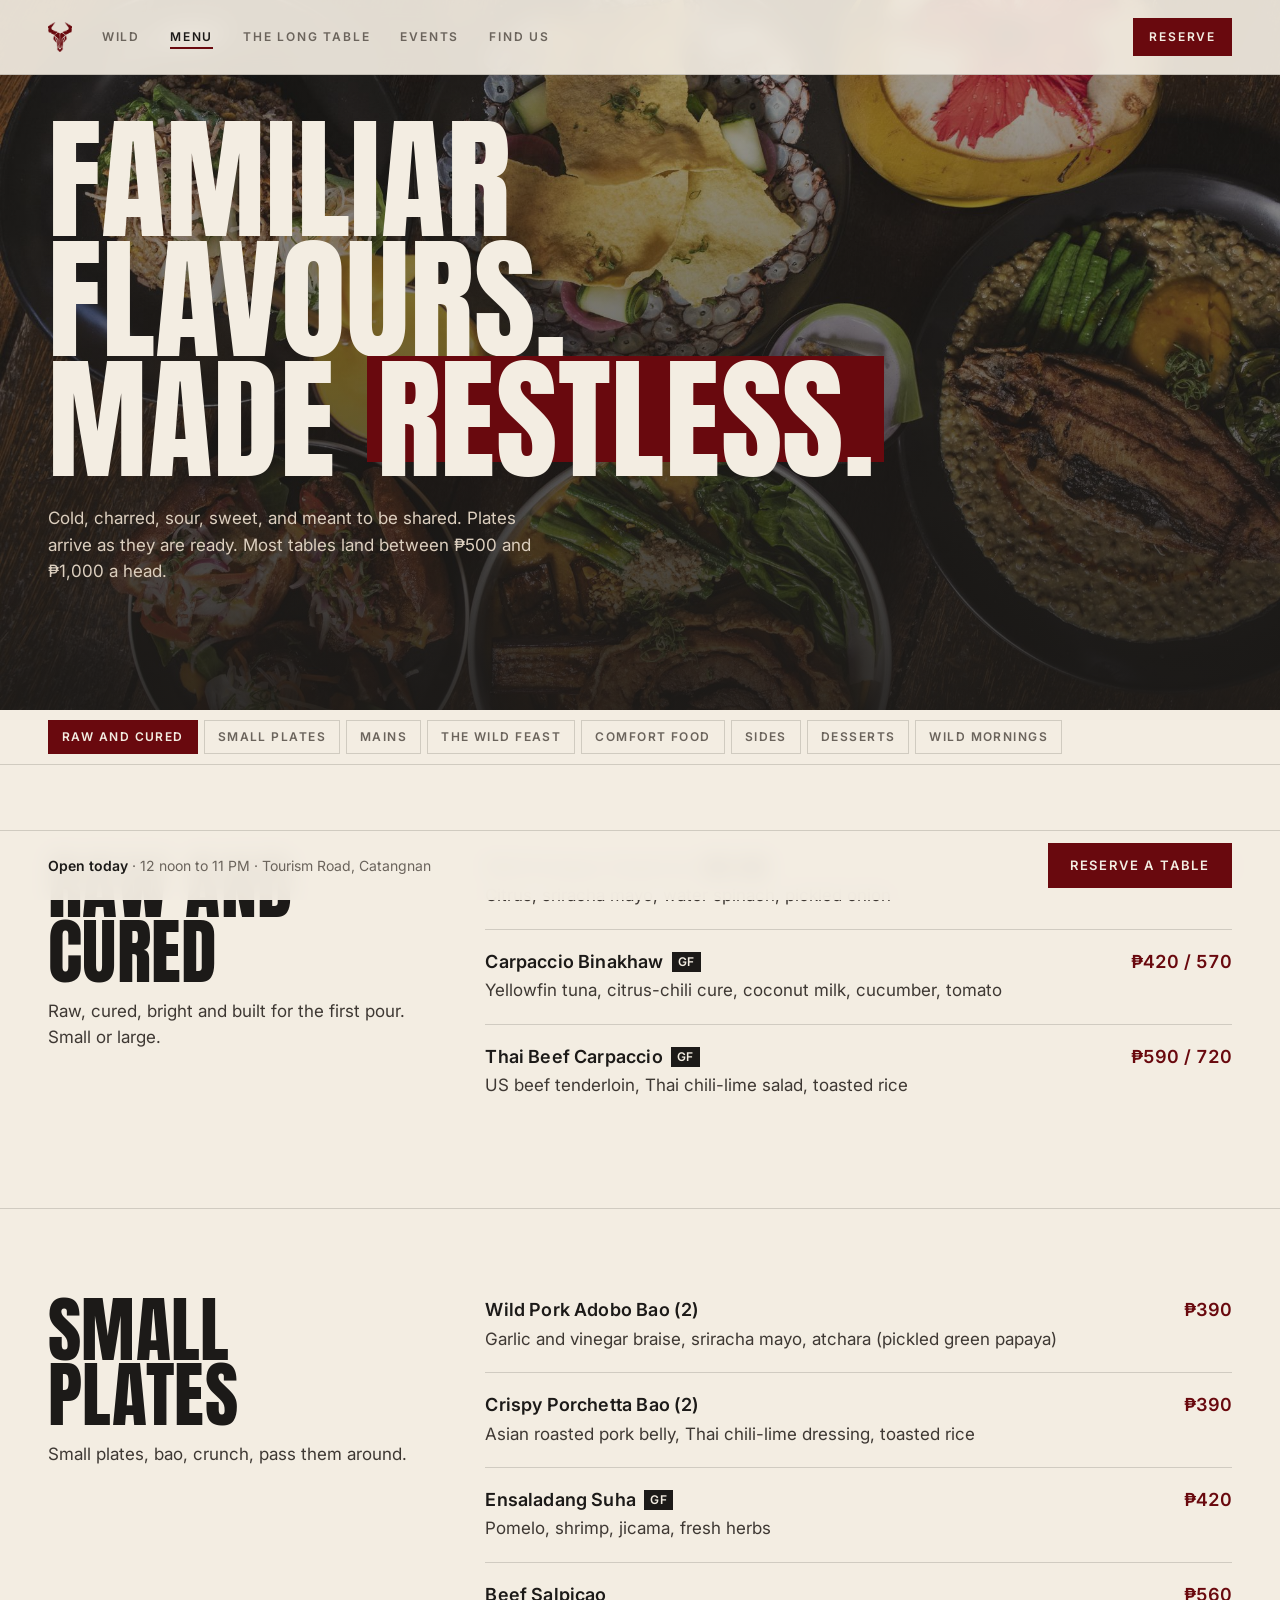
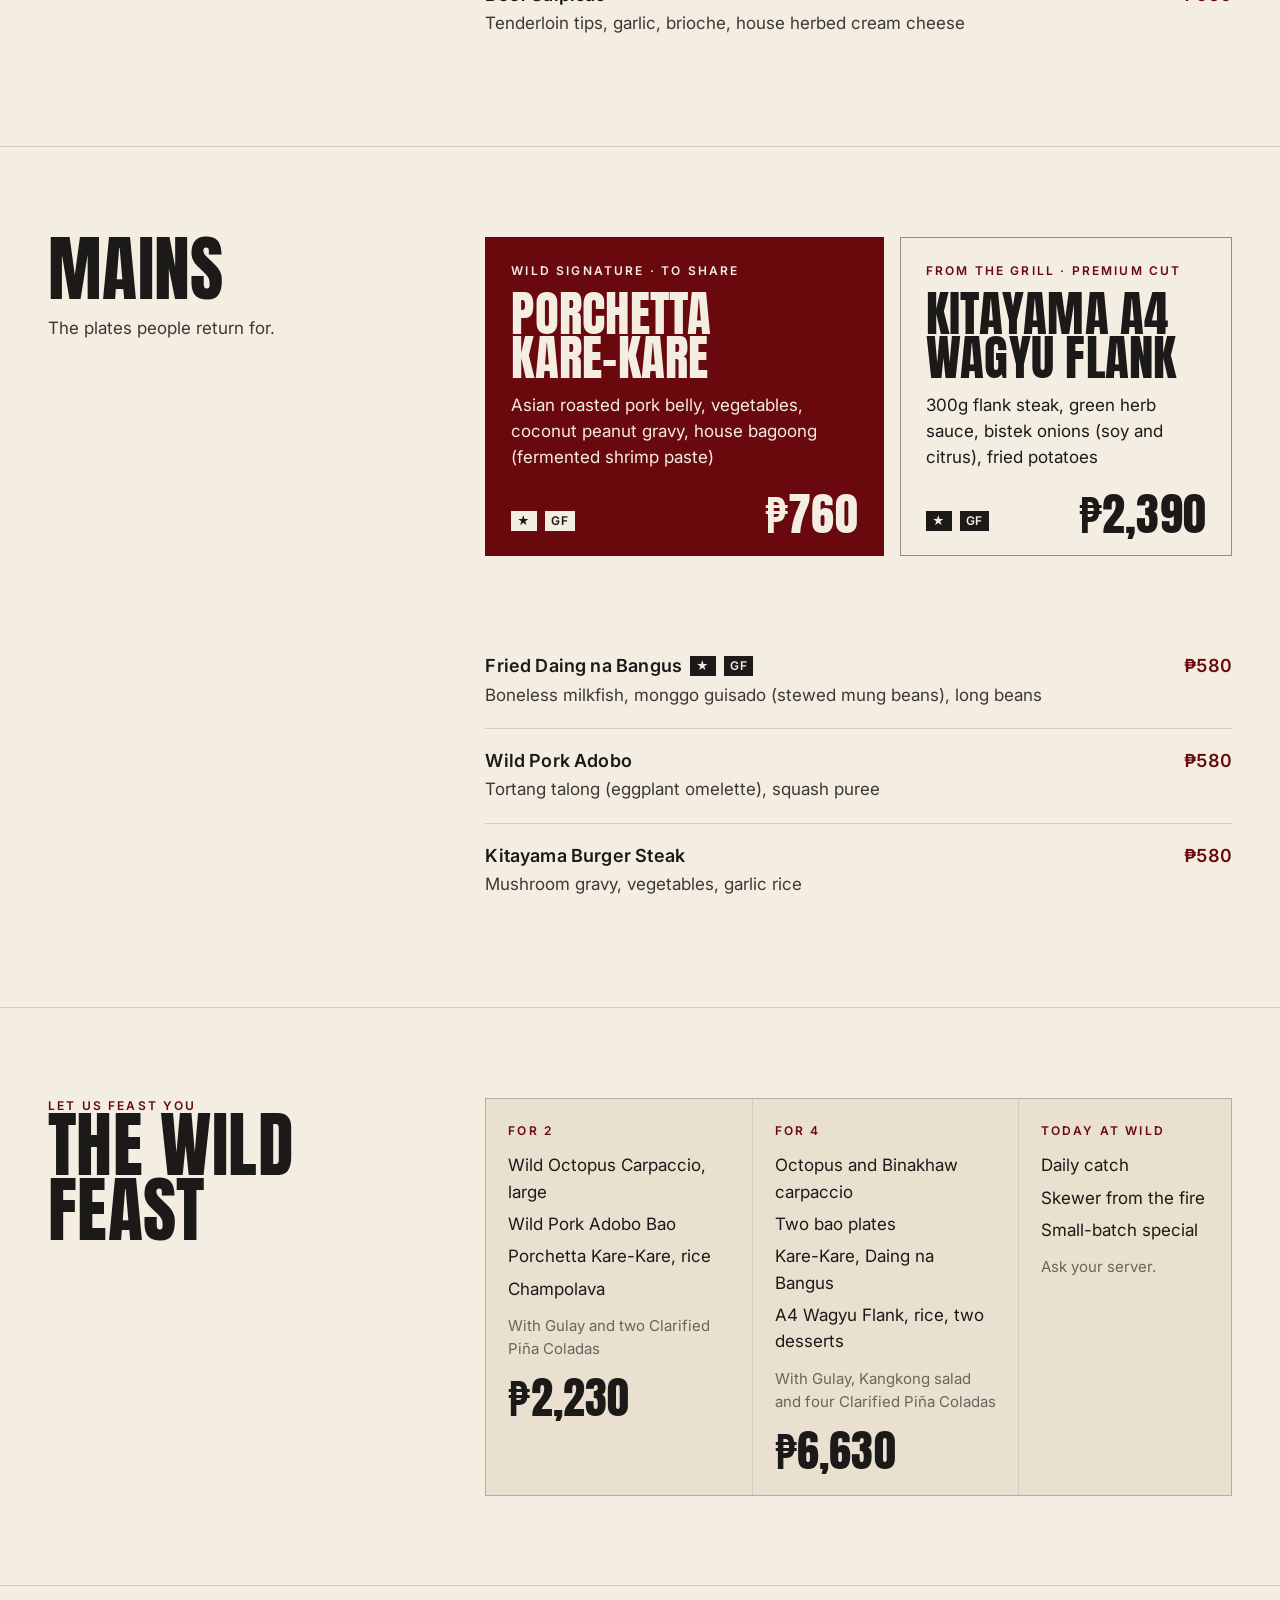
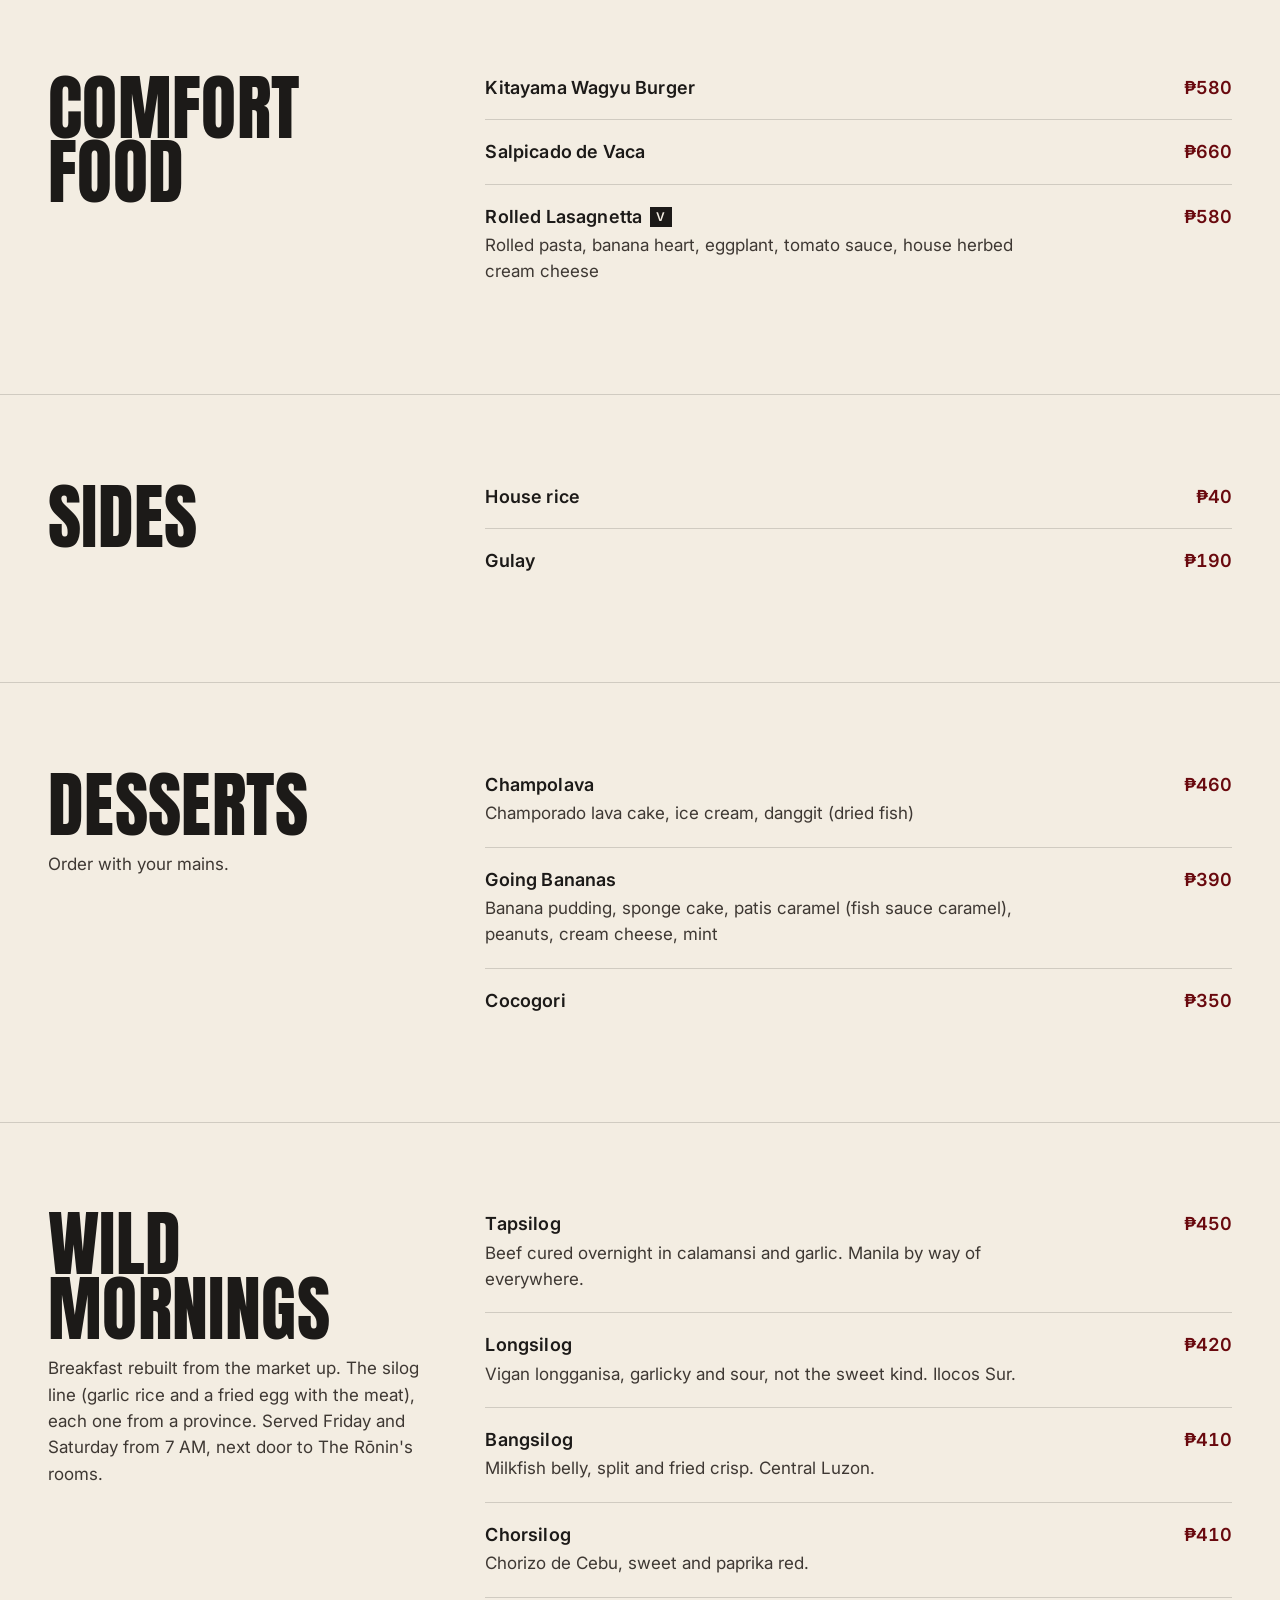
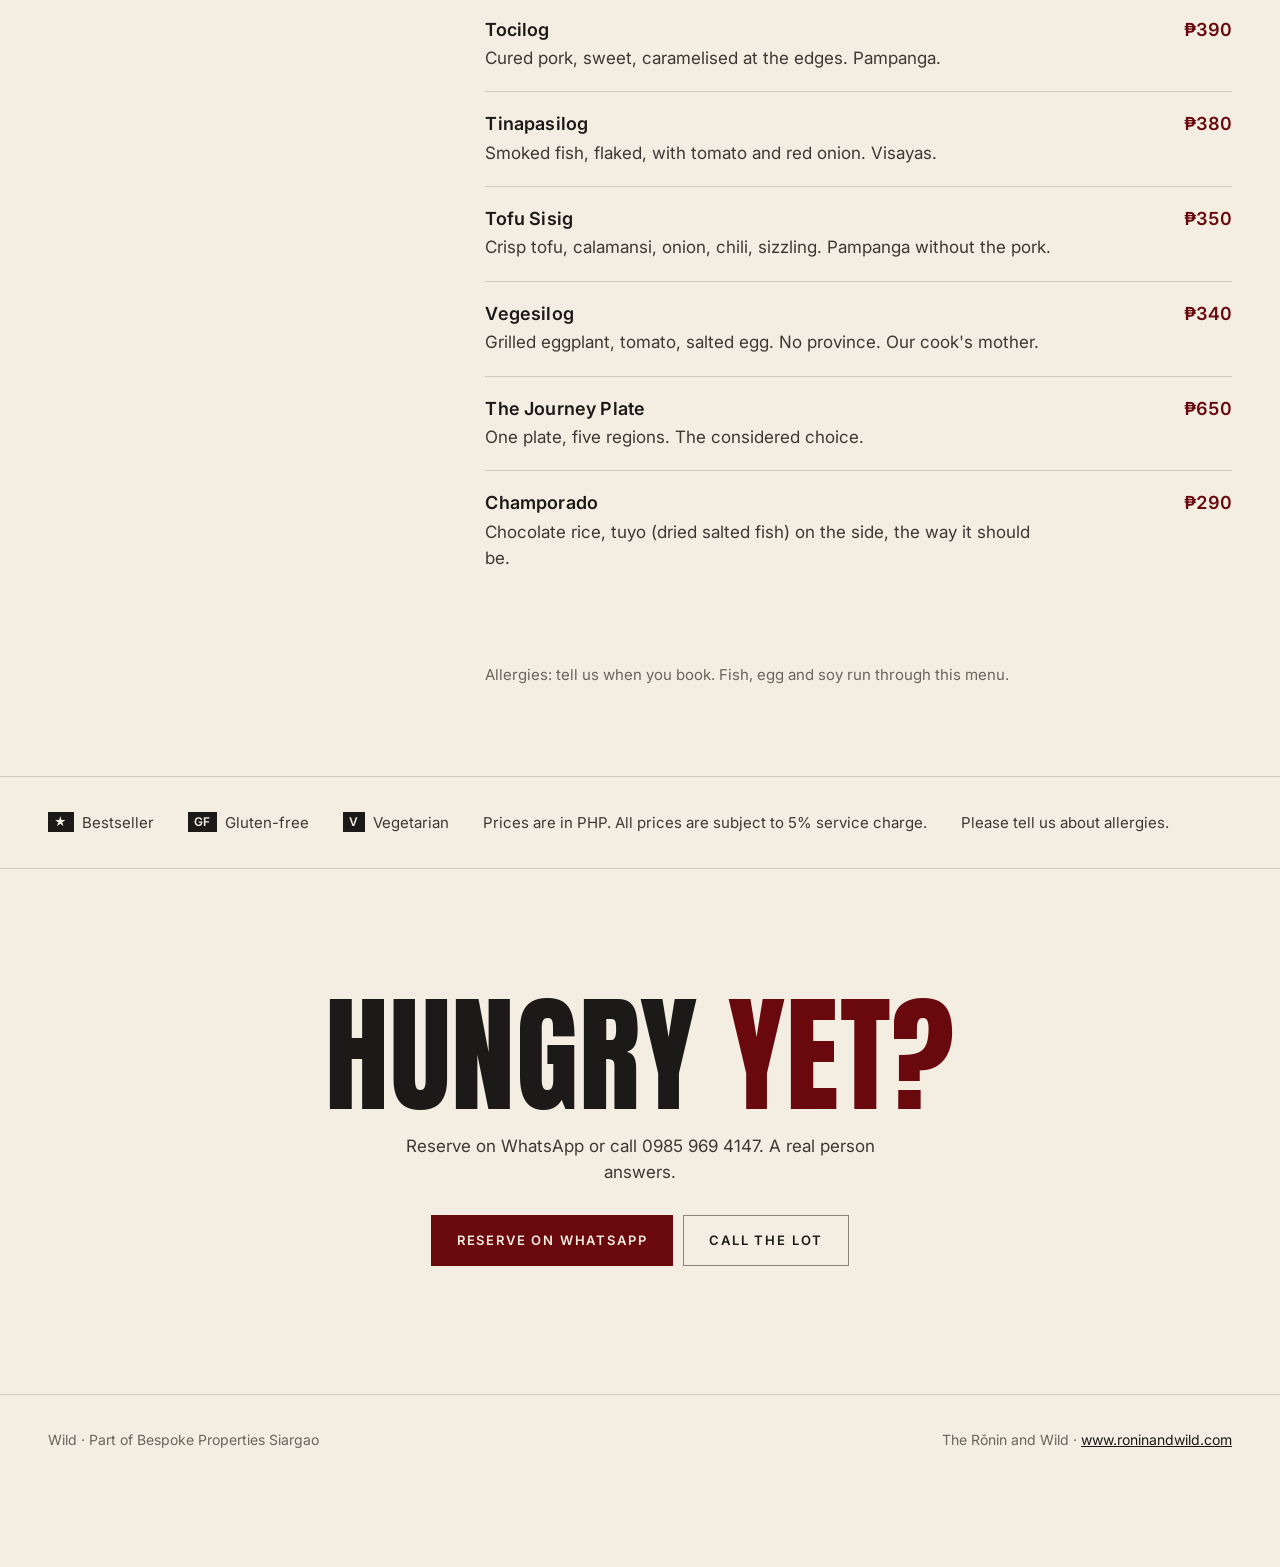
<file: menu.html>
<!doctype html>
<html lang="en">
<head><meta name="robots" content="noindex">
<meta charset="utf-8">
<meta name="viewport" content="width=device-width,initial-scale=1">
<title>Menu · Wild Siargao</title>
<meta name="description" content="The Wild Siargao dinner menu: raw and cured, small plates, mains, the Wild Feast and Wild Mornings. Prices in PHP.">
<meta name="theme-color" content="#F3EDE2">
<link rel="icon" href="img/wild-skull-oxblood.png" type="image/png">
<link rel="preconnect" href="https://fonts.googleapis.com">
<link rel="preconnect" href="https://fonts.gstatic.com" crossorigin>
<link href="https://fonts.googleapis.com/css2?family=Anton&family=Inter:wght@400;500;600&display=swap" rel="stylesheet">
<link rel="stylesheet" href="site.css">
<style>
.hero{min-height:72svh}
html{scroll-padding-top:calc(var(--navh) + 72px)}
.jump{position:sticky;top:var(--navh);z-index:30;display:flex;gap:6px;overflow-x:auto;padding:10px var(--pad);background:rgba(243,237,226,.96);backdrop-filter:blur(10px);border-bottom:1px solid var(--line);scrollbar-width:none}
.jump a{flex:none;font:600 12px/1 Inter;letter-spacing:.12em;text-transform:uppercase;text-decoration:none;color:var(--smoke);padding:11px 14px;box-shadow:inset 0 0 0 1px var(--line)}
.jump a.on{background:var(--a);color:var(--coal);box-shadow:none}
.jump a{transition:color .15s,box-shadow .15s}@media (hover:hover){.jump a:not(.on):hover{color:var(--rice);box-shadow:inset 0 0 0 1px var(--a)}}
.sec{padding:clamp(48px,7vw,96px) var(--pad);border-bottom:1px solid var(--line);display:grid;grid-template-columns:minmax(220px,.8fr) 1.6fr;gap:clamp(20px,5vw,80px);scroll-margin-top:calc(var(--navh) + 56px)}
.sec header{align-self:start;position:sticky;top:calc(var(--navh) + 72px)}
.sec h2{font-size:clamp(44px,5.6vw,92px)}
.sec header .lede{margin-top:14px}
.list{list-style:none;padding:0;grid-column:2}
.it{display:flex;justify-content:space-between;gap:24px;padding:20px 0;border-top:1px solid var(--line)}
.it:first-child{border-top:0;padding-top:0}
.it h3{font:600 18px/1.3 Inter;letter-spacing:.01em}
.it p{color:var(--soft);margin-top:4px;max-width:52ch}
.pr{font:600 18px/1.3 Inter;white-space:nowrap;font-variant-numeric:tabular-nums;color:var(--a)}
.fl{display:inline-block;margin-left:8px;font:600 12px/1 Inter;letter-spacing:.06em;text-decoration:none;color:var(--coal);background:var(--rice);padding:4px 6px;vertical-align:2px}
.stars{grid-column:2;display:grid;grid-template-columns:1.2fr 1fr;gap:16px;margin-bottom:34px}
.star{background:var(--a);color:var(--coal);padding:26px 26px 22px;display:flex;flex-direction:column}
.star .cap{color:var(--coal)}
.star h3{font-size:clamp(34px,3.8vw,60px);margin:14px 0 12px}
.star p{max-width:40ch;margin-bottom:22px}
.star .foot2{margin-top:auto;display:flex;justify-content:space-between;align-items:end}
.star .foot2 b{font-size:clamp(34px,3.6vw,56px)}
.star .fl{margin:0 8px 0 0;background:var(--coal);color:var(--rice)}
.star.o{background:none;color:var(--rice);box-shadow:inset 0 0 0 1px rgba(28,26,24,.45)}
.star.o .cap{color:var(--a)}
.star.o .fl{background:var(--rice);color:var(--coal)}
.sec>.list:nth-child(3){grid-column:2}
.sets{grid-column:2;display:grid;grid-template-columns:1fr 1fr .8fr;gap:1px;background:var(--line);border:1px solid var(--line)}
.sets>div{background:var(--char);padding:24px 22px}
.sets h3{font:600 12px/1.3 Inter;letter-spacing:.18em;text-transform:uppercase;color:var(--a)}
.sets ul{list-style:none;padding:0;margin:14px 0 12px;display:grid;gap:6px}
.sets p{color:var(--smoke);font-size:15px}
.sets b{display:block;font-size:44px;margin-top:18px}
.fine{grid-column:2;color:var(--smoke);font-size:15px;margin-top:8px}
.key{padding:34px var(--pad);display:flex;flex-wrap:wrap;gap:12px 34px;align-items:center;color:var(--soft);font-size:15px;border-bottom:1px solid var(--line)}
.key .fl{margin:0 8px 0 0}
.close{padding:clamp(70px,10vw,140px) var(--pad);text-align:center;display:grid;justify-items:center}
.close h2{font-size:clamp(56px,10vw,170px)}
.close p{margin:20px auto 30px;max-width:44ch;color:var(--soft)}
@media(max-width:860px){.sec{grid-template-columns:1fr}.sec header{position:static}.list,.stars,.sets,.fine,.sec>.list:nth-child(3){grid-column:1}.stars,.sets{grid-template-columns:1fr}}
</style>
</head>
<body data-room="home">
<a class="skip" href="#main">Skip to content</a>
<nav class="nav" aria-label="Main"><a class="home" href="index.html" aria-label="Wild, home"><img src="img/wild-skull-oxblood.png" alt=""></a><span class="links"><a href="index.html">Wild</a><a href="menu.html" aria-current="page">Menu</a><a href="long-table.html">The long table</a><a href="events.html">Events</a><a href="visit.html">Find us</a></span><a class="act" href="https://wa.me/message/P7EJUXLZY3U3N1">Reserve</a></nav>

<header class="hero" style="--img:url(img/tasting.jpg)">
  <h1 class="d">Familiar flavours, made <em>restless.</em></h1>
  <p class="lede">Cold, charred, sour, sweet, and meant to be shared. Plates arrive as they are ready. Most tables land between ₱500 and ₱1,000 a head.</p>
</header>

<nav class="jump" id="jump" aria-label="Menu sections"><a href="#raw">Raw and cured</a><a href="#small">Small plates</a><a href="#mains">Mains</a><a href="#feast">The Wild Feast</a><a href="#comfort">Comfort food</a><a href="#sides">Sides</a><a href="#desserts">Desserts</a><a href="#mornings">Wild Mornings</a></nav>

<main id="main"><section class="sec" id="raw"><header><h2 class="d">Raw and cured</h2><p class="lede">Raw, cured, bright and built for the first pour. Small or large.</p></header><ul class="list"><li class="it"><div><h3>Wild Octopus Carpaccio<span class="fl"><span aria-hidden="true">★</span><span class="sr"> Bestseller</span></span><span class="fl"><span aria-hidden="true">GF</span><span class="sr"> Gluten-free</span></span></h3><p>Citrus, sriracha mayo, water spinach, pickled onion</p></div><b class="pr">₱390 / 540</b></li><li class="it"><div><h3>Carpaccio Binakhaw<span class="fl"><span aria-hidden="true">GF</span><span class="sr"> Gluten-free</span></span></h3><p>Yellowfin tuna, citrus-chili cure, coconut milk, cucumber, tomato</p></div><b class="pr">₱420 / 570</b></li><li class="it"><div><h3>Thai Beef Carpaccio<span class="fl"><span aria-hidden="true">GF</span><span class="sr"> Gluten-free</span></span></h3><p>US beef tenderloin, Thai chili-lime salad, toasted rice</p></div><b class="pr">₱590 / 720</b></li></ul></section><section class="sec" id="small"><header><h2 class="d">Small plates</h2><p class="lede">Small plates, bao, crunch, pass them around.</p></header><ul class="list"><li class="it"><div><h3>Wild Pork Adobo Bao (2)</h3><p>Garlic and vinegar braise, sriracha mayo, atchara (pickled green papaya)</p></div><b class="pr">₱390</b></li><li class="it"><div><h3>Crispy Porchetta Bao (2)</h3><p>Asian roasted pork belly, Thai chili-lime dressing, toasted rice</p></div><b class="pr">₱390</b></li><li class="it"><div><h3>Ensaladang Suha<span class="fl"><span aria-hidden="true">GF</span><span class="sr"> Gluten-free</span></span></h3><p>Pomelo, shrimp, jicama, fresh herbs</p></div><b class="pr">₱420</b></li><li class="it"><div><h3>Beef Salpicao</h3><p>Tenderloin tips, garlic, brioche, house herbed cream cheese</p></div><b class="pr">₱560</b></li></ul></section><section class="sec" id="mains"><header><h2 class="d">Mains</h2><p class="lede">The plates people return for.</p></header>
<div class="stars">
  <article class="star"><div class="cap">Wild signature · to share</div><h3 class="d">Porchetta Kare-Kare</h3><p>Asian roasted pork belly, vegetables, coconut peanut gravy, house bagoong (fermented shrimp paste)</p><div class="foot2"><span><span class="fl"><span aria-hidden="true">★</span><span class="sr"> Bestseller</span></span><span class="fl"><span aria-hidden="true">GF</span><span class="sr"> Gluten-free</span></span></span><b class="d">₱760</b></div></article>
  <article class="star o"><div class="cap">From the grill · premium cut</div><h3 class="d">Kitayama A4 Wagyu Flank</h3><p>300g flank steak, green herb sauce, bistek onions (soy and citrus), fried potatoes</p><div class="foot2"><span><span class="fl"><span aria-hidden="true">★</span><span class="sr"> Bestseller</span></span><span class="fl"><span aria-hidden="true">GF</span><span class="sr"> Gluten-free</span></span></span><b class="d">₱2,390</b></div></article>
</div><ul class="list"><li class="it"><div><h3>Fried Daing na Bangus<span class="fl"><span aria-hidden="true">★</span><span class="sr"> Bestseller</span></span><span class="fl"><span aria-hidden="true">GF</span><span class="sr"> Gluten-free</span></span></h3><p>Boneless milkfish, monggo guisado (stewed mung beans), long beans</p></div><b class="pr">₱580</b></li><li class="it"><div><h3>Wild Pork Adobo</h3><p>Tortang talong (eggplant omelette), squash puree</p></div><b class="pr">₱580</b></li><li class="it"><div><h3>Kitayama Burger Steak</h3><p>Mushroom gravy, vegetables, garlic rice</p></div><b class="pr">₱580</b></li></ul></section>
<section class="sec feast" id="feast"><header><div class="cap">Let us feast you</div><h2 class="d">The Wild Feast</h2></header>
<div class="sets">
  <div><h3>For 2</h3><ul><li>Wild Octopus Carpaccio, large</li><li>Wild Pork Adobo Bao</li><li>Porchetta Kare-Kare, rice</li><li>Champolava</li></ul><p>With Gulay and two Clarified Piña Coladas</p><b class="d">₱2,230</b></div>
  <div><h3>For 4</h3><ul><li>Octopus and Binakhaw carpaccio</li><li>Two bao plates</li><li>Kare-Kare, Daing na Bangus</li><li>A4 Wagyu Flank, rice, two desserts</li></ul><p>With Gulay, Kangkong salad and four Clarified Piña Coladas</p><b class="d">₱6,630</b></div>
  <div class="today"><h3>Today at Wild</h3><ul><li>Daily catch</li><li>Skewer from the fire</li><li>Small-batch special</li></ul><p>Ask your server.</p></div>
</div></section><section class="sec" id="comfort"><header><h2 class="d">Comfort food</h2></header><ul class="list"><li class="it"><div><h3>Kitayama Wagyu Burger</h3></div><b class="pr">₱580</b></li><li class="it"><div><h3>Salpicado de Vaca</h3></div><b class="pr">₱660</b></li><li class="it"><div><h3>Rolled Lasagnetta<span class="fl"><span aria-hidden="true">V</span><span class="sr"> Vegetarian</span></span></h3><p>Rolled pasta, banana heart, eggplant, tomato sauce, house herbed cream cheese</p></div><b class="pr">₱580</b></li></ul></section><section class="sec" id="sides"><header><h2 class="d">Sides</h2></header><ul class="list"><li class="it"><div><h3>House rice</h3></div><b class="pr">₱40</b></li><li class="it"><div><h3>Gulay</h3></div><b class="pr">₱190</b></li></ul></section><section class="sec" id="desserts"><header><h2 class="d">Desserts</h2><p class="lede">Order with your mains.</p></header><ul class="list"><li class="it"><div><h3>Champolava</h3><p>Champorado lava cake, ice cream, danggit (dried fish)</p></div><b class="pr">₱460</b></li><li class="it"><div><h3>Going Bananas</h3><p>Banana pudding, sponge cake, patis caramel (fish sauce caramel), peanuts, cream cheese, mint</p></div><b class="pr">₱390</b></li><li class="it"><div><h3>Cocogori</h3></div><b class="pr">₱350</b></li></ul></section><section class="sec" id="mornings"><header><h2 class="d">Wild Mornings</h2><p class="lede">Breakfast rebuilt from the market up. The silog line (garlic rice and a fried egg with the meat), each one from a province. Served Friday and Saturday from 7 AM, next door to The Rōnin's rooms.</p></header><ul class="list"><li class="it"><div><h3>Tapsilog</h3><p>Beef cured overnight in calamansi and garlic. Manila by way of everywhere.</p></div><b class="pr">₱450</b></li><li class="it"><div><h3>Longsilog</h3><p>Vigan longganisa, garlicky and sour, not the sweet kind. Ilocos Sur.</p></div><b class="pr">₱420</b></li><li class="it"><div><h3>Bangsilog</h3><p>Milkfish belly, split and fried crisp. Central Luzon.</p></div><b class="pr">₱410</b></li><li class="it"><div><h3>Chorsilog</h3><p>Chorizo de Cebu, sweet and paprika red.</p></div><b class="pr">₱410</b></li><li class="it"><div><h3>Tocilog</h3><p>Cured pork, sweet, caramelised at the edges. Pampanga.</p></div><b class="pr">₱390</b></li><li class="it"><div><h3>Tinapasilog</h3><p>Smoked fish, flaked, with tomato and red onion. Visayas.</p></div><b class="pr">₱380</b></li><li class="it"><div><h3>Tofu Sisig</h3><p>Crisp tofu, calamansi, onion, chili, sizzling. Pampanga without the pork.</p></div><b class="pr">₱350</b></li><li class="it"><div><h3>Vegesilog</h3><p>Grilled eggplant, tomato, salted egg. No province. Our cook&#x27;s mother.</p></div><b class="pr">₱340</b></li><li class="it"><div><h3>The Journey Plate</h3><p>One plate, five regions. The considered choice.</p></div><b class="pr">₱650</b></li><li class="it"><div><h3>Champorado</h3><p>Chocolate rice, tuyo (dried salted fish) on the side, the way it should be.</p></div><b class="pr">₱290</b></li></ul><p class="fine">Allergies: tell us when you book. Fish, egg and soy run through this menu.</p></section></main>

<div class="key"><span><span class="fl" aria-hidden="true">★</span>Bestseller</span><span><span class="fl" aria-hidden="true">GF</span>Gluten-free</span><span><span class="fl" aria-hidden="true">V</span>Vegetarian</span><span>Prices are in PHP. All prices are subject to 5% service charge.</span><span>Please tell us about allergies.</span></div>

<section class="close"><h2 class="d">Hungry <em>yet?</em></h2><p>Reserve on WhatsApp or call 0985 969 4147. A real person answers.</p><div class="row" style="justify-content:center"><a class="btn" href="https://wa.me/message/P7EJUXLZY3U3N1">Reserve on WhatsApp</a><a class="btn o" href="tel:+639859694147">Call the lot</a></div></section>

<footer class="foot"><span>Wild · Part of Bespoke Properties Siargao</span><span>The Rōnin and Wild · <a href="https://www.roninandwild.com/">www.roninandwild.com</a></span></footer>

<aside class="dock" aria-label="Quick action"><span><b>Open today</b> · 12 noon to 11 PM · Tourism Road, Catangnan</span><a class="btn" href="https://wa.me/message/P7EJUXLZY3U3N1">Reserve a table</a></aside>

<script>
const links=[...document.querySelectorAll('#jump a')], secs=links.map(a=>document.querySelector(a.getAttribute('href')));
const mark=()=>{let cur=0;secs.forEach((s,i)=>{if(s.getBoundingClientRect().top<innerHeight*.4)cur=i});links.forEach((a,i)=>{a.classList.toggle('on',i===cur);i===cur?a.setAttribute('aria-current','true'):a.removeAttribute('aria-current')});
  const a=links[cur],j=document.getElementById('jump');if(a.offsetLeft<j.scrollLeft||a.offsetLeft+a.offsetWidth>j.scrollLeft+j.clientWidth)j.scrollTo({left:a.offsetLeft-20})};
const io=new IntersectionObserver(mark,{rootMargin:'0px 0px -60% 0px'});secs.forEach(x=>io.observe(x));mark();
</script>
</body>
</html>
</file>
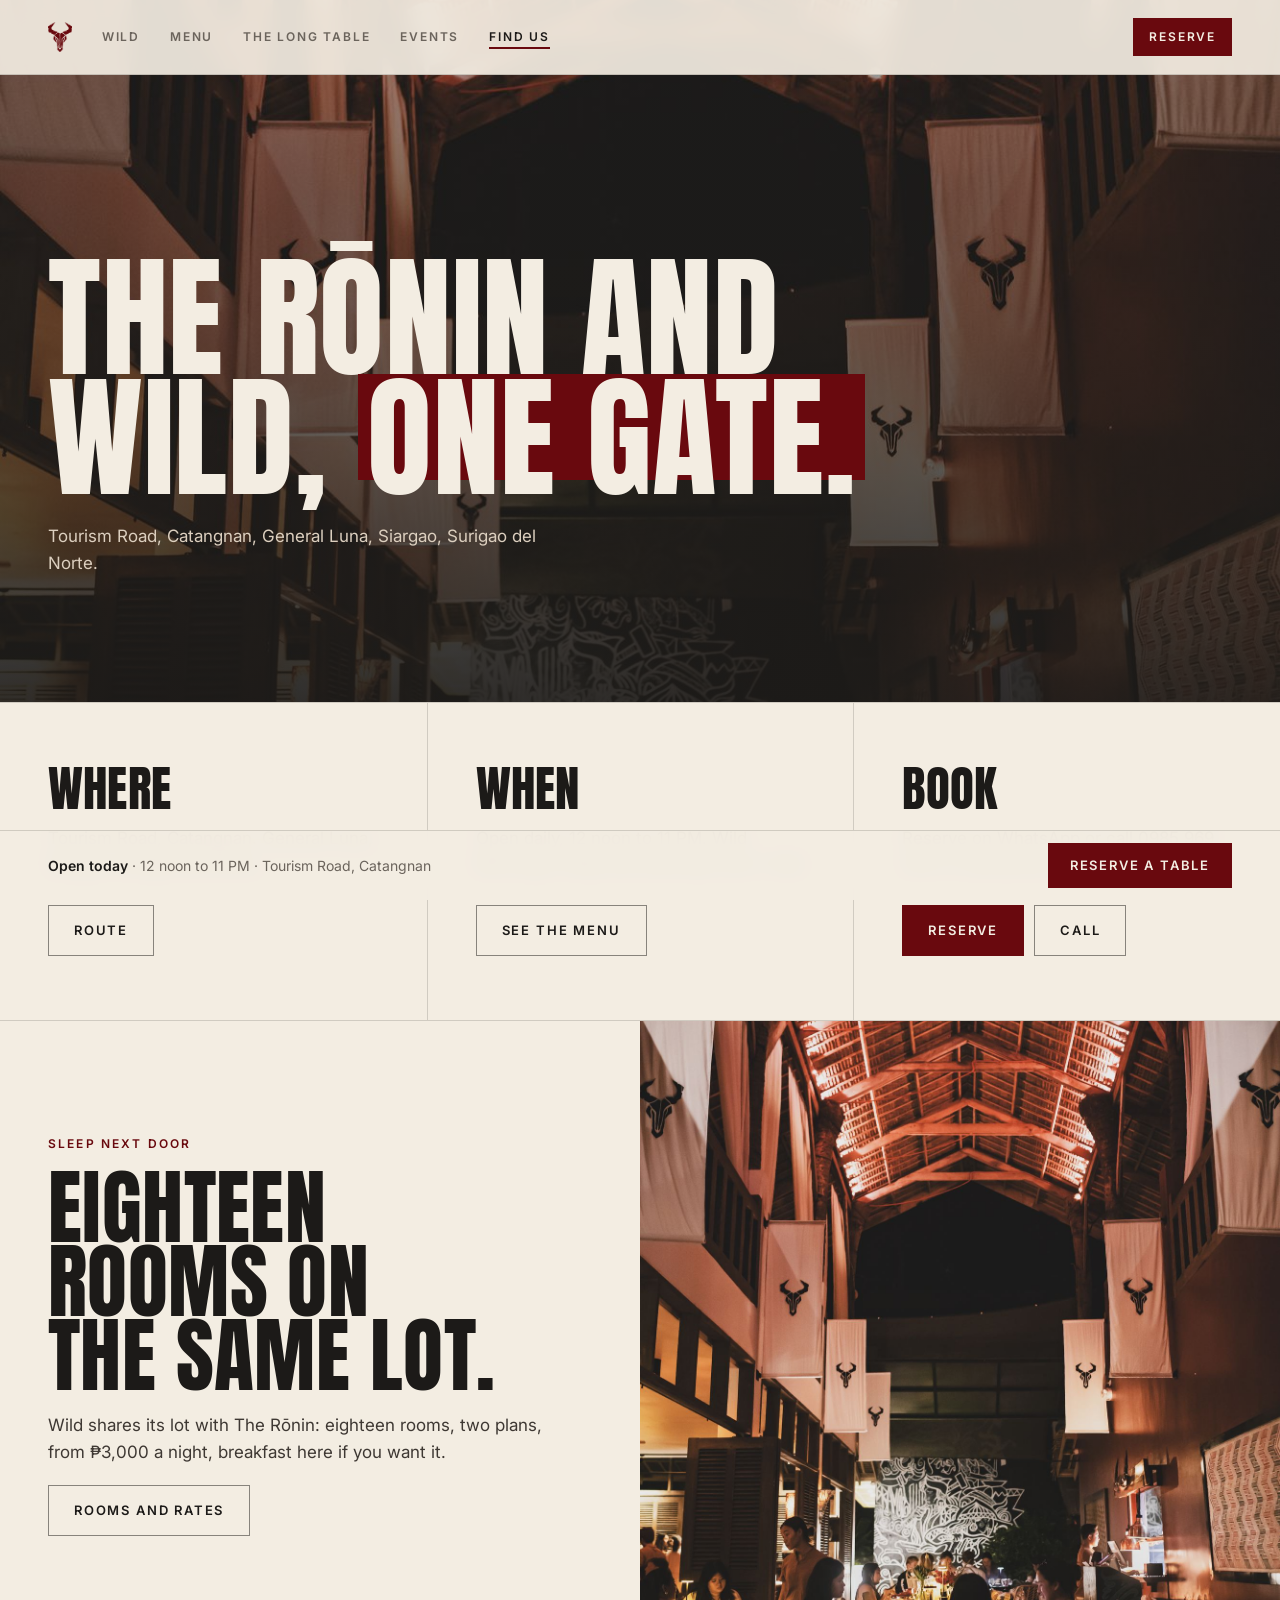
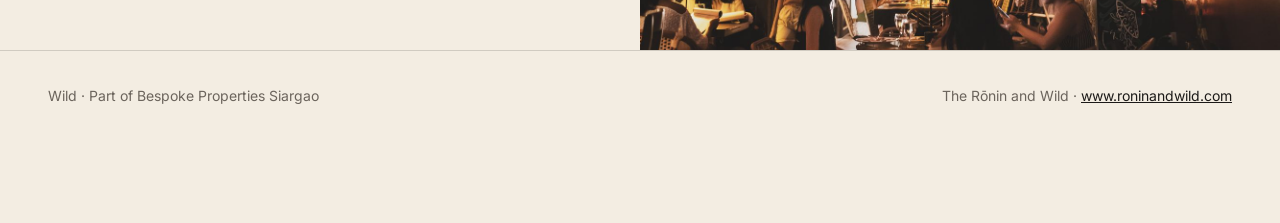
<file: visit.html>
<!doctype html>
<html lang="en">
<head><meta name="robots" content="noindex">
<meta charset="utf-8">
<meta name="viewport" content="width=device-width,initial-scale=1">
<title>Find us · Wild Siargao</title>
<meta name="description" content="Wild Siargao: Tourism Road, Catangnan, General Luna. Open daily, 12 noon to 11 PM. Reserve on WhatsApp or call 0985 969 4147.">
<meta name="theme-color" content="#F3EDE2">
<link rel="icon" href="img/wild-skull-oxblood.png" type="image/png">
<link rel="preconnect" href="https://fonts.googleapis.com">
<link rel="preconnect" href="https://fonts.gstatic.com" crossorigin>
<link href="https://fonts.googleapis.com/css2?family=Anton&family=Inter:wght@400;500;600&display=swap" rel="stylesheet">
<link rel="stylesheet" href="site.css">
<style>
.hero{min-height:78svh}
.grid{display:grid;grid-template-columns:repeat(3,1fr);border-top:1px solid var(--line)}
.grid>div{padding:clamp(34px,5vw,70px) var(--pad);border-left:1px solid var(--line);display:flex;flex-direction:column;gap:14px}
.grid>div:first-child{border-left:0}
.grid h2{font-size:clamp(34px,3.8vw,60px)}
.grid p{color:var(--soft);max-width:34ch}
.grid .row{margin-top:auto;padding-top:14px}
.next{display:grid;grid-template-columns:1fr 1fr;border-top:1px solid var(--line);min-height:70svh}
.next .t{padding:clamp(48px,8vw,120px) var(--pad);display:grid;align-content:center;gap:20px}
.next h2{font-size:clamp(46px,6.4vw,108px)}
.next .p{background:url(img/exterior.jpg) center/cover;min-height:44svh}
@media(max-width:860px){.grid,.next{grid-template-columns:1fr}.grid>div{border-left:0;border-top:1px solid var(--line)}.grid>div:first-child{border-top:0}}
</style>
</head>
<body data-room="home">
<a class="skip" href="#main">Skip to content</a>
<nav class="nav" aria-label="Main"><a class="home" href="index.html" aria-label="Wild, home"><img src="img/wild-skull-oxblood.png" alt=""></a><span class="links"><a href="index.html">Wild</a><a href="menu.html">Menu</a><a href="long-table.html">The long table</a><a href="events.html">Events</a><a href="visit.html" aria-current="page">Find us</a></span><a class="act" href="https://wa.me/message/P7EJUXLZY3U3N1">Reserve</a></nav>
<main id="main">

<header class="hero" style="--img:url(img/exterior.jpg)">
  <h1 class="d">The Rōnin and Wild, <em>one gate.</em></h1>
  <p class="lede">Tourism Road, Catangnan, General Luna, Siargao, Surigao del Norte.</p>
</header>

<section class="grid" aria-label="Details">
  <div><h2 class="d">Where</h2><p>Tourism Road, Catangnan. General Luna, Siargao. Surigao del Norte.</p><div class="row"><a class="btn o" href="https://maps.google.com/?q=Wild+Siargao+Restaurant+General+Luna">Route</a></div></div>
  <div><h2 class="d">When</h2><p>Open daily, 12 noon to 11 PM. Wild Mornings Friday and Saturday from 7 AM.</p><div class="row"><a class="btn o" href="menu.html">See the menu</a></div></div>
  <div><h2 class="d">Book</h2><p>Reserve on WhatsApp or call 0985 969 4147. A real person answers.</p><div class="row"><a class="btn" href="https://wa.me/message/P7EJUXLZY3U3N1">Reserve</a><a class="btn o" href="tel:+639859694147">Call</a></div></div>
</section>

<section class="next">
  <div class="t"><div class="cap">Sleep next door</div><h2 class="d">Eighteen rooms on the same lot.</h2><p class="lede">Wild shares its lot with The Rōnin: eighteen rooms, two plans, from ₱3,000 a night, breakfast here if you want it.</p><div class="row"><a class="btn o" href="https://www.roninandwild.com/">Rooms and rates</a></div></div>
  <div class="p" role="img" aria-label="Wild from Tourism Road"></div>
</section>

</main>

<footer class="foot"><span>Wild · Part of Bespoke Properties Siargao</span><span>The Rōnin and Wild · <a href="https://www.roninandwild.com/">www.roninandwild.com</a></span></footer>

<aside class="dock" aria-label="Quick action"><span><b>Open today</b> · 12 noon to 11 PM · Tourism Road, Catangnan</span><a class="btn" href="https://wa.me/message/P7EJUXLZY3U3N1">Reserve a table</a></aside>
</body>
</html>
</file>
<file: site.css>
/* Wild scroll site: shared look "One site, three rooms" (approved 2026-11-23).
   Same ground, type, nav, buttons and action bar on every page. Each page sets one accent with body[data-room]. */
:root{color-scheme:light;--navh:75px;--red:#69090E;--coal:#F3EDE2;--char:#E9E0D0;--rice:#1C1A18;--soft:#3E3833;--smoke:#6B645C;--line:rgba(28,26,24,.16);--a:var(--red);--pad:clamp(18px,4vw,48px)}
*{box-sizing:border-box;margin:0}
html{background:var(--coal);scroll-padding-top:calc(var(--navh) + 16px);scroll-padding-bottom:92px}
body{font:400 17px/1.55 Inter,system-ui,sans-serif;color:var(--rice);background:var(--coal);padding-bottom:76px;overflow-x:hidden}
a{color:inherit}
:focus-visible{outline:2px solid var(--a);outline-offset:3px}
.d{font-family:Anton,Impact,sans-serif;font-weight:400;text-transform:uppercase;line-height:.9;letter-spacing:.005em}
.d em{font-style:normal;color:var(--a)}
.cap{font:600 12px/1.3 Inter;letter-spacing:.18em;text-transform:uppercase;color:var(--a)}
.lede{color:var(--soft);max-width:46ch}

.nav{position:fixed;inset:0 0 auto 0;z-index:40;display:flex;align-items:center;gap:clamp(14px,2.4vw,30px);padding:14px var(--pad);background:rgba(243,237,226,.92);backdrop-filter:blur(10px);border-bottom:1px solid var(--line);font:600 12px/1 Inter;letter-spacing:.15em;text-transform:uppercase}
.nav img{height:30px;display:block}
.nav .links{display:flex;align-items:center;gap:clamp(14px,2.4vw,30px)}
.nav a{text-decoration:none;color:var(--smoke);padding:8px 0}
.nav a:hover,.nav a[aria-current]{color:var(--rice)}
.nav .act{margin-left:auto;background:var(--a);color:var(--coal);padding:13px 16px}
.nav .act:hover{color:var(--coal)}

.btn{display:inline-block;background:var(--a);color:var(--coal);font:600 13px/1 Inter;letter-spacing:.14em;text-transform:uppercase;text-decoration:none;padding:19px 26px;border:0;cursor:pointer}
.btn.o{background:none;color:var(--rice);box-shadow:inset 0 0 0 1px rgba(28,26,24,.5)}
.row{display:flex;flex-wrap:wrap;gap:10px}

.hero{min-height:100svh;display:grid;align-content:end;padding:120px var(--pad) clamp(96px,14vh,150px);position:relative;isolation:isolate}
.hero::before{content:"";position:absolute;inset:0;z-index:-2;background:var(--img,none) center/cover}
.hero::after{content:"";position:absolute;inset:0;z-index:-1;background:linear-gradient(180deg,rgba(13,9,7,.6) 0%,rgba(13,9,7,.78) 30%,rgba(13,9,7,.96) 100%)}
.hero h1{font-size:clamp(56px,10.4vw,172px);max-width:15ch}
.hero h1:not(:first-child){margin-top:18px}
.hero .lede{margin-top:26px}

.band{padding:clamp(60px,9vw,130px) var(--pad);border-top:1px solid var(--line)}
.band h2{font-size:clamp(46px,7.4vw,124px);max-width:14ch}
.band h2+.lede{margin-top:20px}

.find{display:grid;grid-template-columns:1fr 1fr;gap:clamp(24px,5vw,80px);align-items:end}
.find dl{display:grid;gap:18px}
.find dt{font:600 12px/1.3 Inter;letter-spacing:.18em;text-transform:uppercase;color:var(--smoke)}
.find dd{margin:4px 0 0;font-size:19px}

.dock{position:fixed;inset:auto 0 0 0;z-index:40;display:flex;align-items:center;justify-content:space-between;gap:16px;background:rgba(243,237,226,.96);backdrop-filter:blur(10px);border-top:1px solid var(--line);padding:12px var(--pad)}
.dock span{font-size:14px;color:var(--smoke)}
.dock b{color:var(--rice);font-weight:600}
.dock .btn{padding:16px 22px}
.dock{padding-bottom:calc(12px + env(safe-area-inset-bottom,0px))}
.nav{padding-top:calc(14px + env(safe-area-inset-top,0px))}

.foot{padding:34px var(--pad) 40px;border-top:1px solid var(--line);display:flex;flex-wrap:wrap;gap:10px 28px;justify-content:space-between;color:var(--smoke);font-size:14px}
.foot a{color:var(--rice)}

@media(max-width:760px){
  :root{--navh:104px}
  .nav{flex-wrap:wrap;row-gap:6px;padding-bottom:8px}
  .nav .links{order:3;flex-basis:100%;gap:12px;justify-content:space-between;letter-spacing:.05em;overflow-x:auto;scrollbar-width:none;white-space:nowrap}
  .nav .links a{padding:8px 0 9px}
  .find{grid-template-columns:1fr}
  .dock span{display:none}.dock .btn{flex:1;text-align:center}
}

/* taste pass 2026-11-23: press feedback and reduced motion */
.btn{transition:transform .15s cubic-bezier(.16,1,.3,1)}.btn:active{transform:translateY(1px) scale(.98)}
.btn:focus-visible,.nav a:focus-visible{outline:2px solid var(--a);outline-offset:3px}
@media (prefers-reduced-motion:reduce){*,*::before,*::after{transition-duration:.01ms!important;animation-duration:.01ms!important;animation-iteration-count:1!important;scroll-behavior:auto!important}}

/* audit 2026-11-24: WCAG 2.2 AA fixes from the Accessibility Auditor pass */
.d{text-wrap:balance}
.hero .cap{color:var(--rice)}
.sr{position:absolute;width:1px;height:1px;overflow:hidden;clip-path:inset(50%);white-space:nowrap}
.skip{position:absolute;left:12px;top:-80px;z-index:60;background:var(--a);color:var(--coal);padding:14px 18px;font:600 13px/1 Inter;letter-spacing:.12em;text-transform:uppercase;text-decoration:none}
.skip:focus{top:12px}
@media(max-width:760px){.nav .links a:focus-visible{outline-offset:-2px}}
@media(max-width:360px){:root{--navh:133px}.nav .links{flex-wrap:wrap;overflow:visible;justify-content:flex-start;gap:0 14px}}
@media(max-height:480px){.nav,.dock{position:static}body{padding-bottom:0}html{scroll-padding:0}}
.foot a,.find dd a{display:inline-block;padding:12px 0;margin:-12px 0}

/* hovers 2026-11-24 (jury fix 1). One rule set for every page.
   Filled buttons: a cream fill floods in from the left. Outline buttons: the page accent floods in, text turns coal.
   Nav: accent underline grows from the left, the same line that marks the current page.
   In 250ms, out 150ms. Reduced motion keeps the end state, with no movement. */
.btn,.nav .act{position:relative;isolation:isolate;overflow:hidden}
.btn::before,.nav .act::before{content:"";position:absolute;inset:0;z-index:-1;background:var(--rice);transform:scaleX(0);transform-origin:0 50%;transition:transform .15s cubic-bezier(.4,0,1,1)}
.btn.o::before{background:var(--a)}
.btn.o{transition:transform .15s cubic-bezier(.16,1,.3,1),color .15s}
.nav .links a{position:relative}
.nav .links a::after{content:"";position:absolute;left:0;right:0;bottom:2px;height:2px;background:var(--a);transform:scaleX(0);transform-origin:0 50%;transition:transform .15s cubic-bezier(.4,0,1,1)}
.nav .links a[aria-current]::after{transform:scaleX(1)}
@media (hover:hover){
  .btn:hover::before,.nav .act:hover::before,.nav .links a:hover::after{transform:scaleX(1);transition:transform .25s cubic-bezier(.16,1,.3,1)}
  .btn.o:hover{color:var(--coal);transition:transform .15s cubic-bezier(.16,1,.3,1),color .25s}
  .foot a:hover,.find dd a:hover{color:var(--a)}
}
.btn:focus-visible::before,.nav .act:focus-visible::before,.nav .links a:focus-visible::after{transform:scaleX(1)}
.btn.o:focus-visible{color:var(--coal)}

/* cream ground 2026-11-25 (brand direction round 1: cream leads, black and red primary, food before graphics).
   Page ground is cream, type is Uling black, accent is Wild Red. Photo zones (.hero, .dk) stay dark under the photo
   and flip back to cream type. Red never sits on black as type or line: on dark, emphasis is a red panel with cream type. */
.hero,.dk{--rice:#F3EDE2;--soft:#DCCFBF;--smoke:#C9BCAE;--line:rgba(243,237,226,.18);--a:#F3EDE2;color:var(--rice)}
.hero .d em,.dk .d em{color:#F3EDE2;background:linear-gradient(var(--red),var(--red)) 0 var(--emy,40%)/100% .8em no-repeat;padding:0 .07em;-webkit-box-decoration-break:clone;box-decoration-break:clone}
.hero::after{background:linear-gradient(180deg,rgba(28,26,24,.35) 0%,rgba(28,26,24,.55) 40%,rgba(28,26,24,.9) 100%)}
</file>
